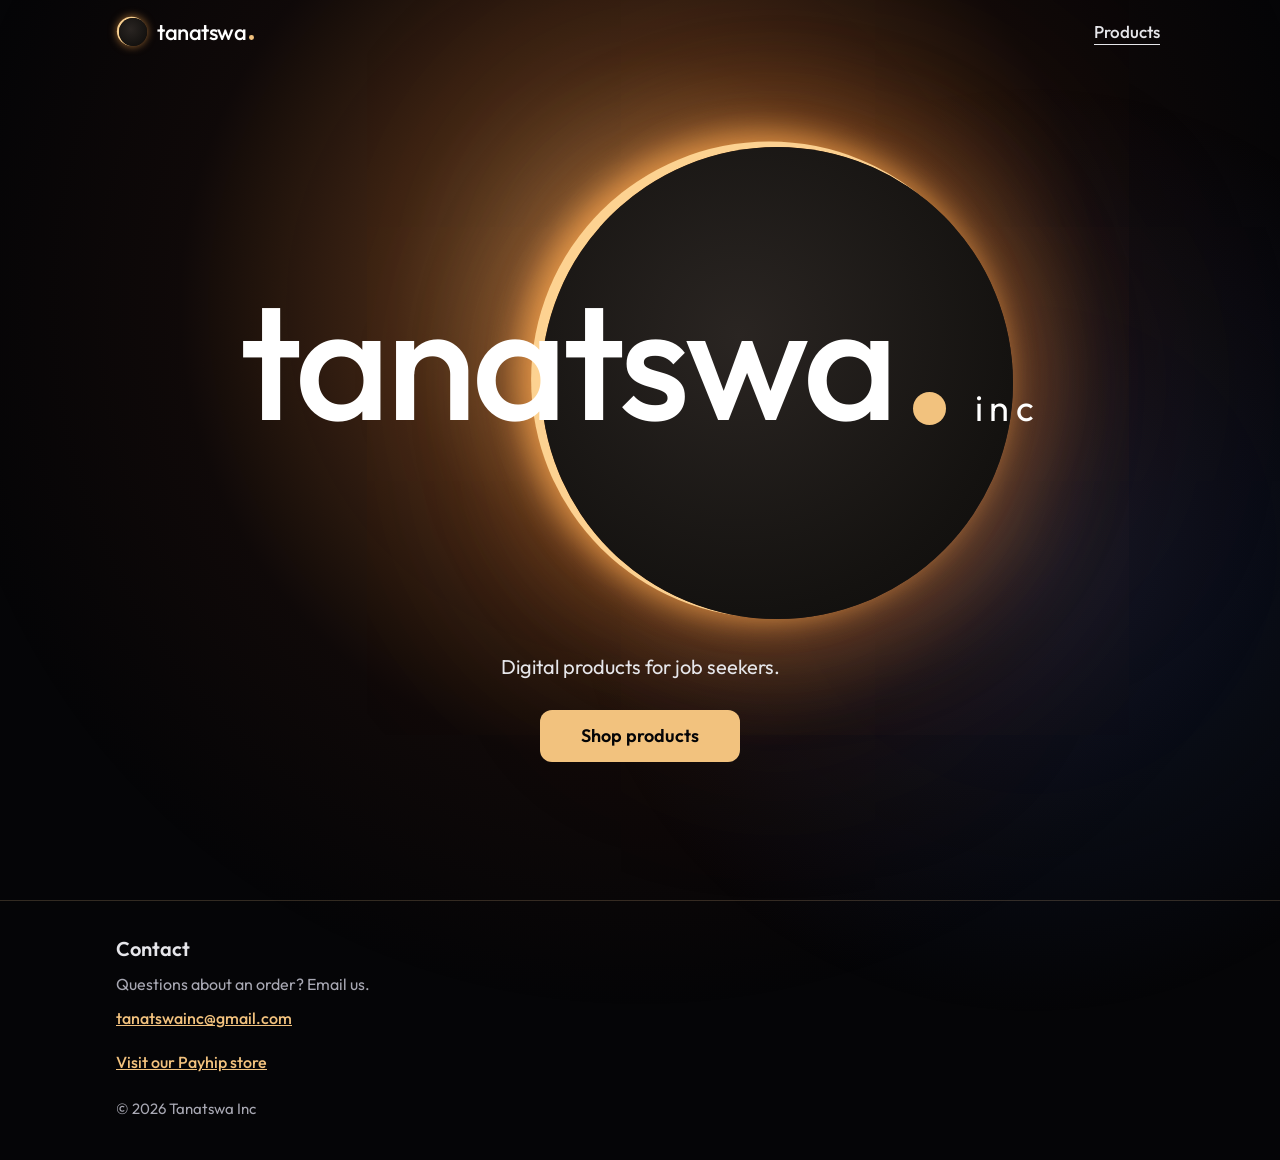
<file: index.html>
<!DOCTYPE html>
<html lang="en">
<head>
  <meta charset="utf-8">
  <meta name="viewport" content="width=device-width, initial-scale=1">
  <title>Tanatswa Inc | Digital products for job seekers</title>
  <meta name="description" content="Tanatswa Inc makes digital products for job seekers, starting with the CV Builder Master Kit.">
  <meta name="theme-color" content="#050507">

  <link rel="icon" href="favicon.ico" sizes="any">
  <link rel="icon" type="image/png" href="favicon.png">
  <link rel="apple-touch-icon" href="apple-touch-icon.png">

  <!-- Share preview (WhatsApp, Facebook, X). These need the full web address: if the site
       moves, update og:url, og:image and twitter:image in both pages (see README, step 4). -->
  <meta property="og:type" content="website">
  <meta property="og:site_name" content="Tanatswa Inc">
  <meta property="og:title" content="Tanatswa Inc | Digital products for job seekers">
  <meta property="og:description" content="Tanatswa Inc makes digital products for job seekers, starting with the CV Builder Master Kit.">
  <meta property="og:url" content="https://taheezyy.github.io/tanatswa-site/">
  <meta property="og:image" content="https://taheezyy.github.io/tanatswa-site/assets/og-image.jpg">
  <meta property="og:image:width" content="1200">
  <meta property="og:image:height" content="630">
  <meta property="og:image:alt" content="Tanatswa Inc logo: a gold-rimmed eclipse behind the wordmark">
  <meta name="twitter:card" content="summary_large_image">
  <meta name="twitter:title" content="Tanatswa Inc | Digital products for job seekers">
  <meta name="twitter:description" content="Tanatswa Inc makes digital products for job seekers, starting with the CV Builder Master Kit.">
  <meta name="twitter:image" content="https://taheezyy.github.io/tanatswa-site/assets/og-image.jpg">

  <link rel="preload" href="assets/fonts/outfit-latin.woff2" as="font" type="font/woff2" crossorigin>
  <link rel="stylesheet" href="css/styles.css">
</head>
<body class="home">
  <a class="skip-link" href="#main">Skip to main content</a>

  <header class="site-header">
    <a class="header-logo" href="index.html" aria-label="Tanatswa Inc, home" aria-current="page">
      <span class="mini-eclipse" aria-hidden="true"></span>
      <span aria-hidden="true">tanatswa<span class="header-logo__dot"></span></span>
    </a>
    <nav class="site-nav" aria-label="Main">
      <a href="products.html">Products</a>
    </nav>
  </header>

  <main id="main" class="hero">
    <!-- The Tanatswa Inc logo, drawn in CSS (see css/styles.css, "Home hero") -->
    <div class="logo">
      <div class="eclipse" aria-hidden="true">
        <div class="sky"></div>
        <div class="glow"></div>
        <div class="disc"></div>
      </div>
      <h1 class="wordmark reveal-text" aria-label="Tanatswa Inc"><span class="wordmark__name" aria-hidden="true">tanatswa</span><span class="dot" aria-hidden="true"></span><span class="inc" aria-hidden="true">inc</span></h1>
    </div>
    <p class="tagline reveal-text">Digital products for job seekers.</p>
    <a class="btn reveal-button" href="products.html">Shop products</a>
  </main>

  <footer class="site-footer">
    <div class="site-footer__inner">
      <h2>Contact</h2>
      <p>Questions about an order? Email us.</p>
      <a href="mailto:tanatswainc@gmail.com" data-contact-email>tanatswainc@gmail.com</a>
      <p><a href="https://payhip.com/VTANATSWA" target="_blank" rel="noopener" data-store-link>Visit our Payhip store</a></p>
      <p class="copyright">&copy; <span data-year>2026</span> Tanatswa Inc</p>
    </div>
  </footer>

  <script src="js/config.js"></script>
  <script src="js/main.js"></script>
</body>
</html>
</file>
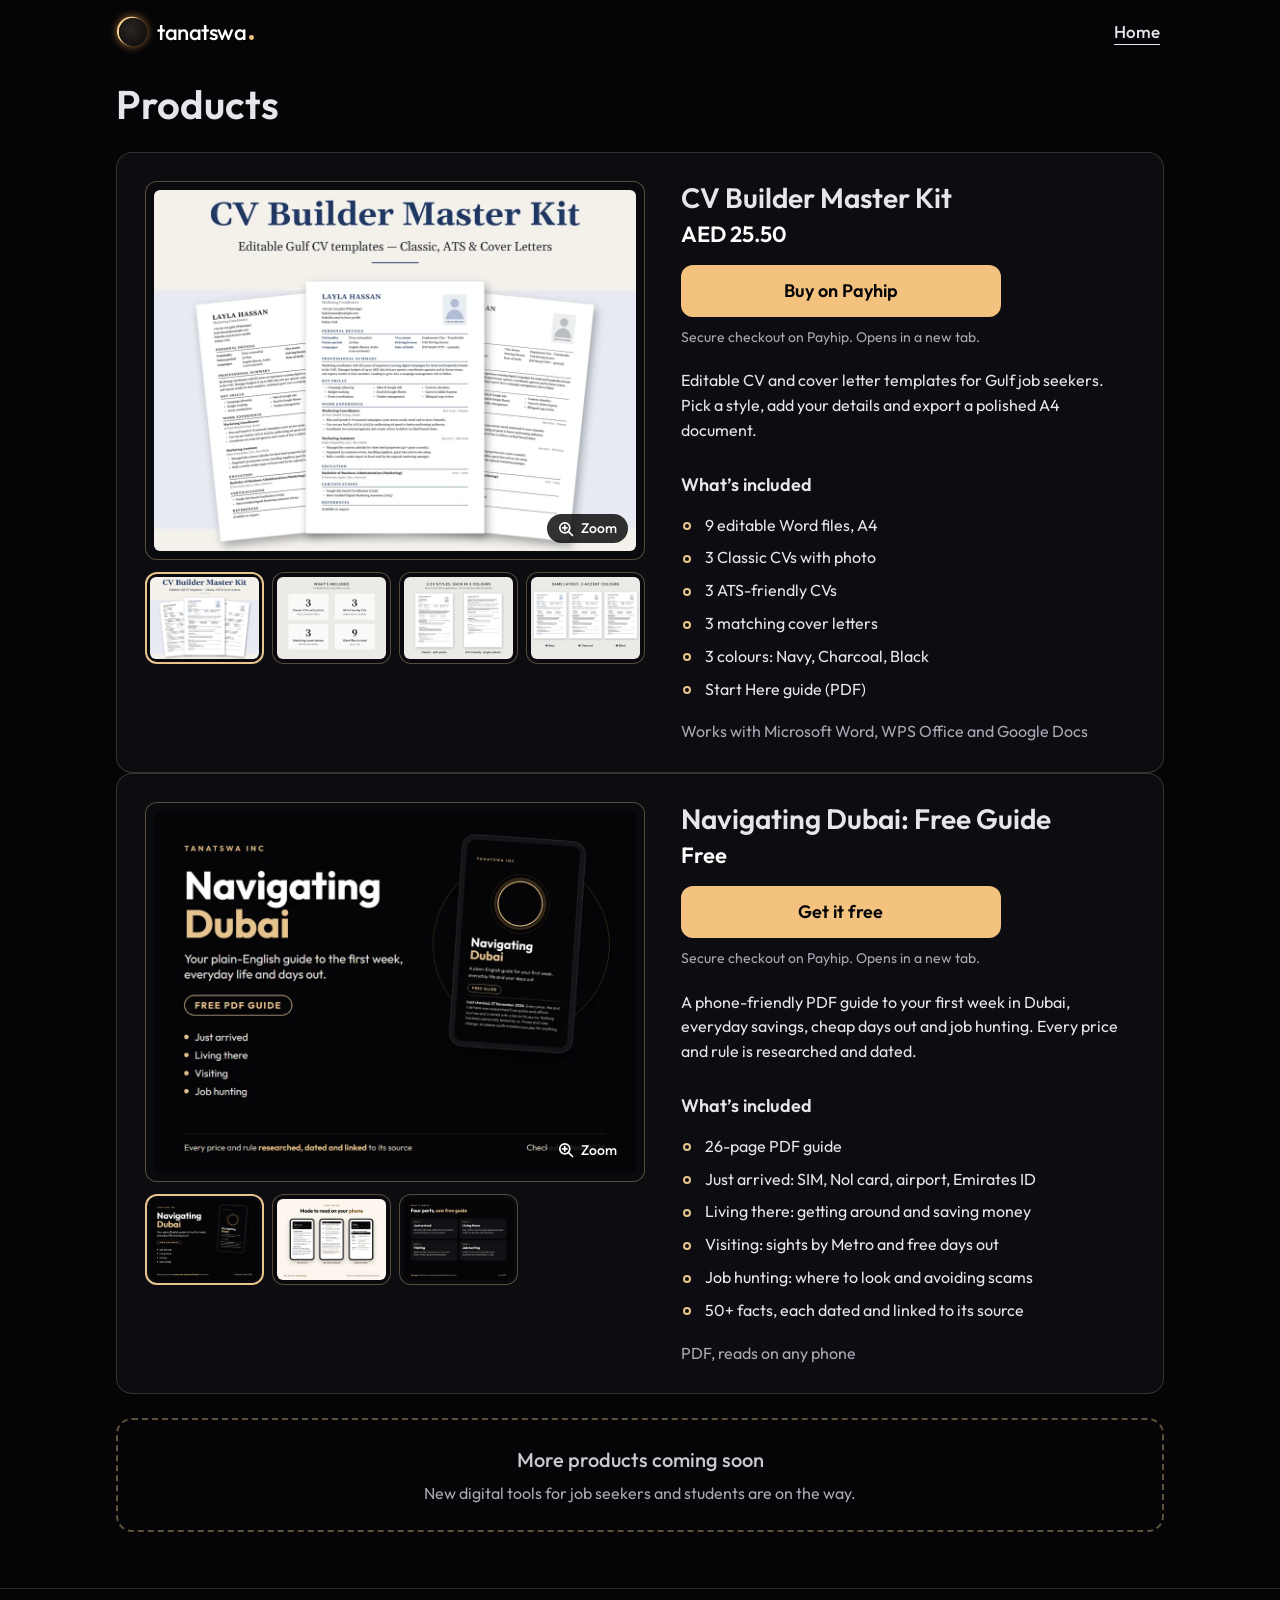
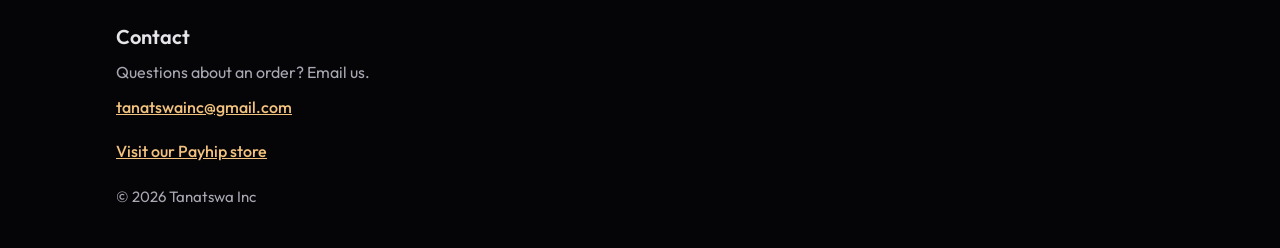
<file: products.html>
<!DOCTYPE html>
<html lang="en">
<head>
  <meta charset="utf-8">
  <meta name="viewport" content="width=device-width, initial-scale=1">
  <title>Products | Tanatswa Inc</title>
  <meta name="description" content="CV Builder Master Kit: editable CV and cover letter templates for Gulf job seekers, by Tanatswa Inc.">
  <meta name="theme-color" content="#050507">

  <link rel="icon" href="favicon.ico" sizes="any">
  <link rel="icon" type="image/png" href="favicon.png">
  <link rel="apple-touch-icon" href="apple-touch-icon.png">

  <!-- Share preview (WhatsApp, Facebook, X). These need the full web address: if the site
       moves, update og:url, og:image and twitter:image in both pages (see README, step 4). -->
  <meta property="og:type" content="website">
  <meta property="og:site_name" content="Tanatswa Inc">
  <meta property="og:title" content="Products | Tanatswa Inc">
  <meta property="og:description" content="CV Builder Master Kit: editable CV and cover letter templates for Gulf job seekers, by Tanatswa Inc.">
  <meta property="og:url" content="https://taheezyy.github.io/tanatswa-site/products.html">
  <meta property="og:image" content="https://taheezyy.github.io/tanatswa-site/assets/og-image.jpg">
  <meta property="og:image:width" content="1200">
  <meta property="og:image:height" content="630">
  <meta property="og:image:alt" content="Tanatswa Inc logo: a gold-rimmed eclipse behind the wordmark">
  <meta name="twitter:card" content="summary_large_image">
  <meta name="twitter:title" content="Products | Tanatswa Inc">
  <meta name="twitter:description" content="CV Builder Master Kit: editable CV and cover letter templates for Gulf job seekers, by Tanatswa Inc.">
  <meta name="twitter:image" content="https://taheezyy.github.io/tanatswa-site/assets/og-image.jpg">

  <link rel="preload" href="assets/fonts/outfit-latin.woff2" as="font" type="font/woff2" crossorigin>
  <link rel="stylesheet" href="css/styles.css">
</head>
<body>
  <a class="skip-link" href="#main">Skip to main content</a>

  <header class="site-header">
    <a class="header-logo" href="index.html" aria-label="Tanatswa Inc, home">
      <span class="mini-eclipse" aria-hidden="true"></span>
      <span aria-hidden="true">tanatswa<span class="header-logo__dot"></span></span>
    </a>
    <nav class="site-nav" aria-label="Main">
      <a href="index.html">Home</a>
    </nav>
  </header>

  <main id="main" class="page">
    <h1>Products</h1>
    <div id="products-root">
      <!-- Removed by js/products.js as soon as a product is shown -->
      <p class="products-fallback">See our products on the <a href="https://payhip.com/VTANATSWA" target="_blank" rel="noopener">Payhip store</a>.</p>
    </div>
  </main>

  <footer class="site-footer">
    <div class="site-footer__inner">
      <h2>Contact</h2>
      <p>Questions about an order? Email us.</p>
      <a href="mailto:tanatswainc@gmail.com" data-contact-email>tanatswainc@gmail.com</a>
      <p><a href="https://payhip.com/VTANATSWA" target="_blank" rel="noopener" data-store-link>Visit our Payhip store</a></p>
      <p class="copyright">&copy; <span data-year>2026</span> Tanatswa Inc</p>
    </div>
  </footer>

  <script src="js/config.js"></script>
  <script src="js/main.js"></script>
  <script src="js/products.js"></script>
</body>
</html>
</file>
<file: css/styles.css>
/* =====================================================================
   Tanatswa Inc - styles for both pages.
   Colours are defined once in :root, change them there.
   ===================================================================== */

/* Outfit, hosted with the site (one variable file covers all weights used). Licence: assets/fonts/OFL.txt */
@font-face {
  font-family: "Outfit";
  font-style: normal;
  font-weight: 400 600;
  font-display: swap;
  src: url("../assets/fonts/outfit-latin.woff2") format("woff2");
}

:root {
  --bg: #050507;            /* page background */
  --surface: #0c0c11;       /* cards */
  --text: #e6e6ea;          /* body text */
  --muted: #a8a8b3;         /* secondary text (do not go darker: contrast) */
  --gold: #f2c27e;          /* buttons, focus ring, links */
  --gold-soft: #e8c48f;     /* hover colour, bullets, selected thumbnail */
  --line: rgba(232, 196, 143, 0.35);
  --header-h: 64px;
  --vh: 1vh;                /* fallback for browsers without svh */
  --font: "Outfit", system-ui, -apple-system, "Segoe UI", Roboto, Arial, sans-serif;
}
@supports (height: 100svh) { :root { --vh: 1svh; } }

*, *::before, *::after { box-sizing: border-box; }

html { -webkit-text-size-adjust: 100%; }

body {
  margin: 0;
  min-height: 100vh;
  display: flex;
  flex-direction: column;
  background: var(--bg);
  color: var(--text);
  font-family: var(--font);
  font-size: 16px;
  line-height: 1.55;
}
main { flex: 1 0 auto; }

img { max-width: 100%; height: auto; }

a { color: var(--gold); }

/* Keyboard focus: always visible, never removed. */
:focus-visible {
  outline: 3px solid var(--gold);
  outline-offset: 3px;
}

/* Skip link: hidden until it receives keyboard focus. */
.skip-link {
  position: absolute;
  left: 12px;
  top: -80px;
  z-index: 10;
  padding: 12px 16px;
  background: var(--bg);
  color: var(--text);
  border-radius: 8px;
}
.skip-link:focus { top: 12px; }

/* ---------- Header ---------- */
.site-header {
  position: relative;
  z-index: 2;
  display: flex;
  align-items: center;
  justify-content: space-between;
  max-width: 1080px;
  width: 100%;
  min-height: var(--header-h);
  margin: 0 auto;
  padding: 0 16px;
}
.header-logo {
  display: inline-flex;
  align-items: center;
  gap: 10px;
  min-height: 44px;
  color: #fff;
  text-decoration: none;
  font-weight: 500;
  font-size: 22px;
  letter-spacing: -0.02em;
}
.header-logo__dot { /* small gold dot after the wordmark, like the logo */
  display: inline-block;
  width: 0.22em; height: 0.22em;
  margin-left: 0.12em;
  border-radius: 50%;
  background: var(--gold);
}
/* Tiny eclipse mark: the same disc, rim and halo as the logo */
.mini-eclipse {
  flex: none;
  width: 28px; height: 28px;
  margin-left: 3px;
  border-radius: 50%;
  background: radial-gradient(circle at 42% 40%, #2a2522 0%, #141210 70%, #0c0b0a 100%);
  box-shadow:
    -1.5px -0.7px 0 0.6px rgba(255, 214, 150, 0.95),
    -1px -0.5px 8px 1px rgba(255, 170, 80, 0.6);
}
.site-nav a {
  display: inline-flex;
  align-items: center;
  min-height: 44px;
  padding: 0 4px;
  color: var(--text);
  font-size: 17px;
  font-weight: 500;
  text-underline-offset: 6px;
}
.site-nav a:hover { color: var(--gold); }

/* ---------- Buttons ---------- */
.btn {
  display: inline-flex;
  align-items: center;
  justify-content: center;
  min-height: 52px;
  min-width: 200px;
  padding: 0 28px;
  border-radius: 12px;
  background: var(--gold);
  color: #050507;
  font-family: inherit;
  font-size: 18px;
  font-weight: 600;
  text-decoration: none;
  transition: background-color 0.15s ease, transform 0.15s ease;
}
.btn:hover { background: var(--gold-soft); transform: translateY(-2px); }

/* ---------- Home hero ----------
   Rebuilt from the Tanatswa Inc logo artboard (1200 x 900). --u is one artboard
   pixel, so every size, offset, shadow and gradient stop keeps the logo's
   proportions on any screen. The logo box is 723 x 430 artboard pixels:
   as wide as the wordmark, as tall as the disc. */
.hero {
  --u: min((100vw - 40px) / 723, var(--vh) * 100 / 820, 1.2px);
  position: relative;
  overflow: hidden;                   /* fallback: clips the big glow so there is no sideways scroll */
  min-height: calc(var(--vh) * 100 - var(--header-h));
  display: flex;
  flex-direction: column;
  align-items: center;
  justify-content: center;
  text-align: center;
  padding: 8px 20px calc(var(--vh) * 7);
}
/* Modern browsers: clip sideways only, so the glow can reach behind the header.
   Kept in @supports because older Safari would turn "visible" into a scroll box. */
@supports (overflow-x: clip) { .hero { overflow-x: clip; overflow-y: visible; } }

.logo {
  position: relative;
  flex: none;
  width: calc(723 * var(--u));
  height: calc(430 * var(--u));
}
.eclipse { position: absolute; inset: 0; pointer-events: none; }
.eclipse > * { position: absolute; }
.sky {                                  /* blue light, lower right (fitted to the exported logo image) */
  left: calc(297.5 * var(--u));
  top: calc(-55 * var(--u));
  width: calc(844 * var(--u));
  height: calc(844 * var(--u));
  background: radial-gradient(circle closest-side,
    rgba(36, 64, 120, 0.29) 0%,
    rgba(24, 40, 80, 0.28) 34.8%,
    rgba(0, 0, 0, 0) 100%);
}
.glow {                                 /* warm light, upper left of the disc */
  left: calc(-278.5 * var(--u));
  top: calc(-496 * var(--u));
  width: calc(1280 * var(--u));
  height: calc(1280 * var(--u));
  background: radial-gradient(circle closest-side,
    rgba(255, 186, 110, 0.55) 0%,
    rgba(214, 120, 52, 0.28) 35.94%,
    rgba(90, 40, 20, 0.12) 65.63%,
    rgba(0, 0, 0, 0) 100%);
}
.disc {                                 /* dark disc, gold rim on the left, soft halo */
  left: calc(271.5 * var(--u));
  top: 0;
  width: calc(430 * var(--u));
  height: calc(430 * var(--u));
  border-radius: 50%;
  background: radial-gradient(circle at 42% 40%, #2a2522 0%, #141210 70%, #0c0b0a 100%);
  box-shadow:
    calc(-7 * var(--u)) calc(-3 * var(--u)) 0 calc(2 * var(--u)) rgba(255, 214, 150, 0.95),
    calc(-14 * var(--u)) calc(-6 * var(--u)) calc(28 * var(--u)) calc(6 * var(--u)) rgba(255, 170, 80, 0.75),
    0 0 calc(90 * var(--u)) calc(24 * var(--u)) rgba(240, 140, 60, 0.35),
    0 0 calc(220 * var(--u)) calc(60 * var(--u)) rgba(200, 100, 40, 0.18);
}

.wordmark {                             /* runs across the disc */
  position: absolute;
  left: 0;
  right: 0;
  top: calc(134 * var(--u));
  z-index: 1;
  display: flex;
  align-items: flex-end;
  justify-content: center;
  gap: calc(18 * var(--u));
  margin: 0;
  font-weight: 500;
  color: #fff;
  white-space: nowrap;
}
.wordmark__name { font-size: calc(150 * var(--u)); letter-spacing: calc(-4 * var(--u)); line-height: 0.8; }
.wordmark .dot {
  flex: none;
  width: calc(30 * var(--u));
  height: calc(30 * var(--u));
  margin-bottom: calc(1 * var(--u));
  border-radius: 50%;
  background: var(--gold);
}
.wordmark .inc {
  margin-left: calc(8 * var(--u));
  font-size: calc(33 * var(--u));
  font-weight: 400;
  letter-spacing: calc(6 * var(--u));
  line-height: 1;
}
.tagline {
  position: relative;
  z-index: 1;
  margin: 32px 0 0;
  font-size: 17px;
  color: var(--text);
}
.hero .btn { position: relative; z-index: 1; margin-top: 28px; }

@media (min-width: 700px) {
  .tagline { font-size: 20px; }
}
@media (max-height: 480px) {            /* phone held sideways */
  .hero { --u: min((100vw - 40px) / 723, var(--vh) * 100 / 960, 1.2px); padding-bottom: 12px; }
  .tagline { margin-top: 14px; font-size: 16px; }
  .hero .btn { margin-top: 12px; min-height: 48px; }
}

/* Reveal, CSS only. Content is in the HTML from the start.
   0-1.2s glow, 0.4-1.2s disc, 0.9-1.8s wordmark + tagline, 1.4-2.2s button. */
@keyframes glow-in { from { opacity: 0; transform: scale(0.8); } to { opacity: 1; transform: scale(1); } }
@keyframes rise-in { from { opacity: 0; transform: translateY(12px); } to { opacity: 1; transform: none; } }
@keyframes fade-in { from { opacity: 0; } to { opacity: 1; } }
@keyframes breathe { from { transform: scale(1); } to { transform: scale(1.04); } }

.glow { animation: glow-in 1.2s ease-out both, breathe 7s ease-in-out 1.2s infinite alternate; }
.sky { animation: fade-in 1.2s ease-out both; }
.disc { animation: fade-in 0.8s ease-out 0.4s both; }
.reveal-text { animation: rise-in 0.9s ease-out 0.9s both; }
.reveal-button { animation: fade-in 0.8s ease-out 1.4s both; }

/* ---------- Footer ---------- */
.site-footer {
  margin-top: 56px;
  border-top: 1px solid rgba(232, 196, 143, 0.2);
  padding: 32px 0 40px;
}
.site-footer__inner { max-width: 1080px; margin: 0 auto; padding: 0 16px; }
.site-footer h2 { margin: 0 0 8px; font-size: 20px; font-weight: 600; }
.site-footer p { margin: 0; color: var(--muted); }
.site-footer a {
  display: inline-flex;
  align-items: center;
  min-height: 44px;
  font-weight: 500;
}
.site-footer .copyright { margin-top: 12px; font-size: 15px; }
.home .site-footer { margin-top: 0; position: relative; z-index: 1; }

/* ---------- Products page ---------- */
.page { max-width: 1080px; margin: 0 auto; padding: 8px 16px 0; }
.page h1 { margin: 0 0 12px; font-size: 28px; font-weight: 600; line-height: 1.2; }

.card {
  background: var(--surface);
  border: 1px solid rgba(232, 196, 143, 0.2);
  border-radius: 16px;
  padding: 12px;
}
.frame {
  padding: 4px;
  border: 1px solid var(--line);
  border-radius: 12px;
  background: #0a0a0e;
}
.frame img, .thumb img { display: block; width: 100%; height: auto; border-radius: 6px; }

/* Main image: opens the zoom viewer */
.zoom-open {
  position: relative;
  display: block;
  width: 100%;
  padding: 0;
  border: 0;
  border-radius: 6px;
  background: none;
  font: inherit;
  cursor: zoom-in;
  touch-action: manipulation;
}
.zoom-open__badge {
  position: absolute;
  right: 8px; bottom: 8px;
  display: inline-flex;
  align-items: center;
  gap: 7px;
  padding: 6px 11px;
  border-radius: 999px;
  background: rgba(5, 5, 7, 0.82);
  color: #fff;
  font-size: 14px;
  font-weight: 500;
  line-height: 1.2;
}
.zoom-open__badge::before { /* magnifier */
  content: "";
  width: 16px; height: 16px;
  background: url("data:image/svg+xml,%3Csvg xmlns='http://www.w3.org/2000/svg' viewBox='0 0 16 16' fill='none' stroke='%23fff' stroke-width='1.7' stroke-linecap='round'%3E%3Ccircle cx='6.8' cy='6.8' r='5'/%3E%3Cpath d='M10.6 10.6 14.5 14.5M6.8 4.7v4.2M4.7 6.8h4.2'/%3E%3C/svg%3E") center / contain no-repeat;
}

/* Zoom viewer */
.zoom-lock { overflow: hidden; }
.zoom {
  width: 100vw;
  height: 100vh;
  height: 100dvh;
  max-width: none;
  max-height: none;
  margin: 0;
  padding: 0;
  border: 0;
  background: var(--bg);
  color: var(--text);
}
.zoom[open] { display: flex; flex-direction: column; }
.zoom::backdrop { background: var(--bg); }
.zoom__bar {
  flex: none;
  display: flex;
  align-items: center;
  gap: 8px;
  padding: 8px 12px;
  padding-top: max(8px, env(safe-area-inset-top));
  border-bottom: 1px solid rgba(232, 196, 143, 0.2);
}
.zoom__hint { flex: 1; min-width: 0; margin: 0; font-size: 14px; color: var(--muted); }
.zoom__btn {
  flex: none;
  width: 48px; height: 48px;
  border: 1px solid var(--line);
  border-radius: 12px;
  background: var(--surface);
  color: #fff;
  font: 500 24px/1 var(--font);
  cursor: pointer;
  touch-action: manipulation;
}
.zoom__btn:hover { border-color: var(--gold-soft); }
.zoom__btn:disabled { opacity: 0.4; cursor: default; border-color: var(--line); }
.zoom__view {
  flex: 1;
  min-height: 0;
  display: flex;
  overflow: auto;
  overscroll-behavior: contain;
}
.zoom__view:focus-visible { outline-offset: -3px; }
.zoom__img { flex: none; margin: auto; max-width: none; object-fit: contain; cursor: zoom-in; user-select: none; -webkit-user-select: none; }
.is-zoomed .zoom__img { cursor: grab; }
.is-zoomed .zoom__img:active { cursor: grabbing; }

.product { display: grid; gap: 12px; grid-template-columns: minmax(0, 1fr); }
.product__name { margin: 0; font-size: 26px; font-weight: 600; line-height: 1.2; }
.product__price { margin: 2px 0 14px; font-size: 22px; font-weight: 600; color: #fff; }
.product__desc { margin: 20px 0 0; }
.btn--buy { width: 100%; }
.buy-note { margin: 10px 0 0; font-size: 14px; color: var(--muted); }
.product__subhead { margin: 28px 0 10px; font-size: 18px; font-weight: 600; }
.included { margin: 0; padding: 0; list-style: none; }
.included li { position: relative; padding: 4px 0 4px 24px; }
.included li::before { /* hollow gold ring bullet (the Buy button stays the only solid gold item) */
  content: "";
  position: absolute;
  left: 2px; top: 0.85em;
  width: 8px; height: 8px;
  border: 2px solid var(--gold-soft);
  border-radius: 50%;
}
.product__compat { margin: 14px 0 0; color: var(--muted); }

.product__thumbs { display: grid; grid-template-columns: repeat(4, minmax(0, 1fr)); gap: 8px; }
.thumb {
  padding: 4px;
  border: 1px solid var(--line);
  border-radius: 12px;
  background: #0a0a0e;
  cursor: pointer;
}
.thumb[aria-pressed="true"] { border-color: var(--gold-soft); border-width: 2px; padding: 3px; }
.thumb:hover { border-color: var(--gold-soft); }

.coming-soon {
  margin-top: 24px;
  padding: 24px 20px;
  border: 2px dashed rgba(232, 196, 143, 0.4);
  border-radius: 16px;
  color: var(--muted);
  text-align: center;
}
.coming-soon__title { margin: 0 0 6px; font-size: 20px; font-weight: 500; color: #c9c9d1; }
.coming-soon p { margin: 0; }

@media (min-width: 900px) {
  .page h1 { margin: 8px 0 24px; font-size: 40px; }
  .card { padding: 28px; }
  .frame { padding: 8px; }
  .product__name { font-size: 28px; }
  .product {
    grid-template-columns: minmax(0, 1.1fr) minmax(0, 1fr);
    grid-template-areas: "image details" "thumbs details";
    grid-template-rows: auto 1fr;
    column-gap: 36px;
    align-items: start;
  }
  .product__image { grid-area: image; }
  .product__thumbs { grid-area: thumbs; }
  .product__details { grid-area: details; }
  .btn--buy { max-width: 320px; }
}

/* ---------- Reduced motion: final state at once, no movement ---------- */
@media (prefers-reduced-motion: reduce) {
  *, *::before, *::after {
    animation: none !important;
    transition: none !important;
  }
  .btn:hover { transform: none; }
}
</file>
